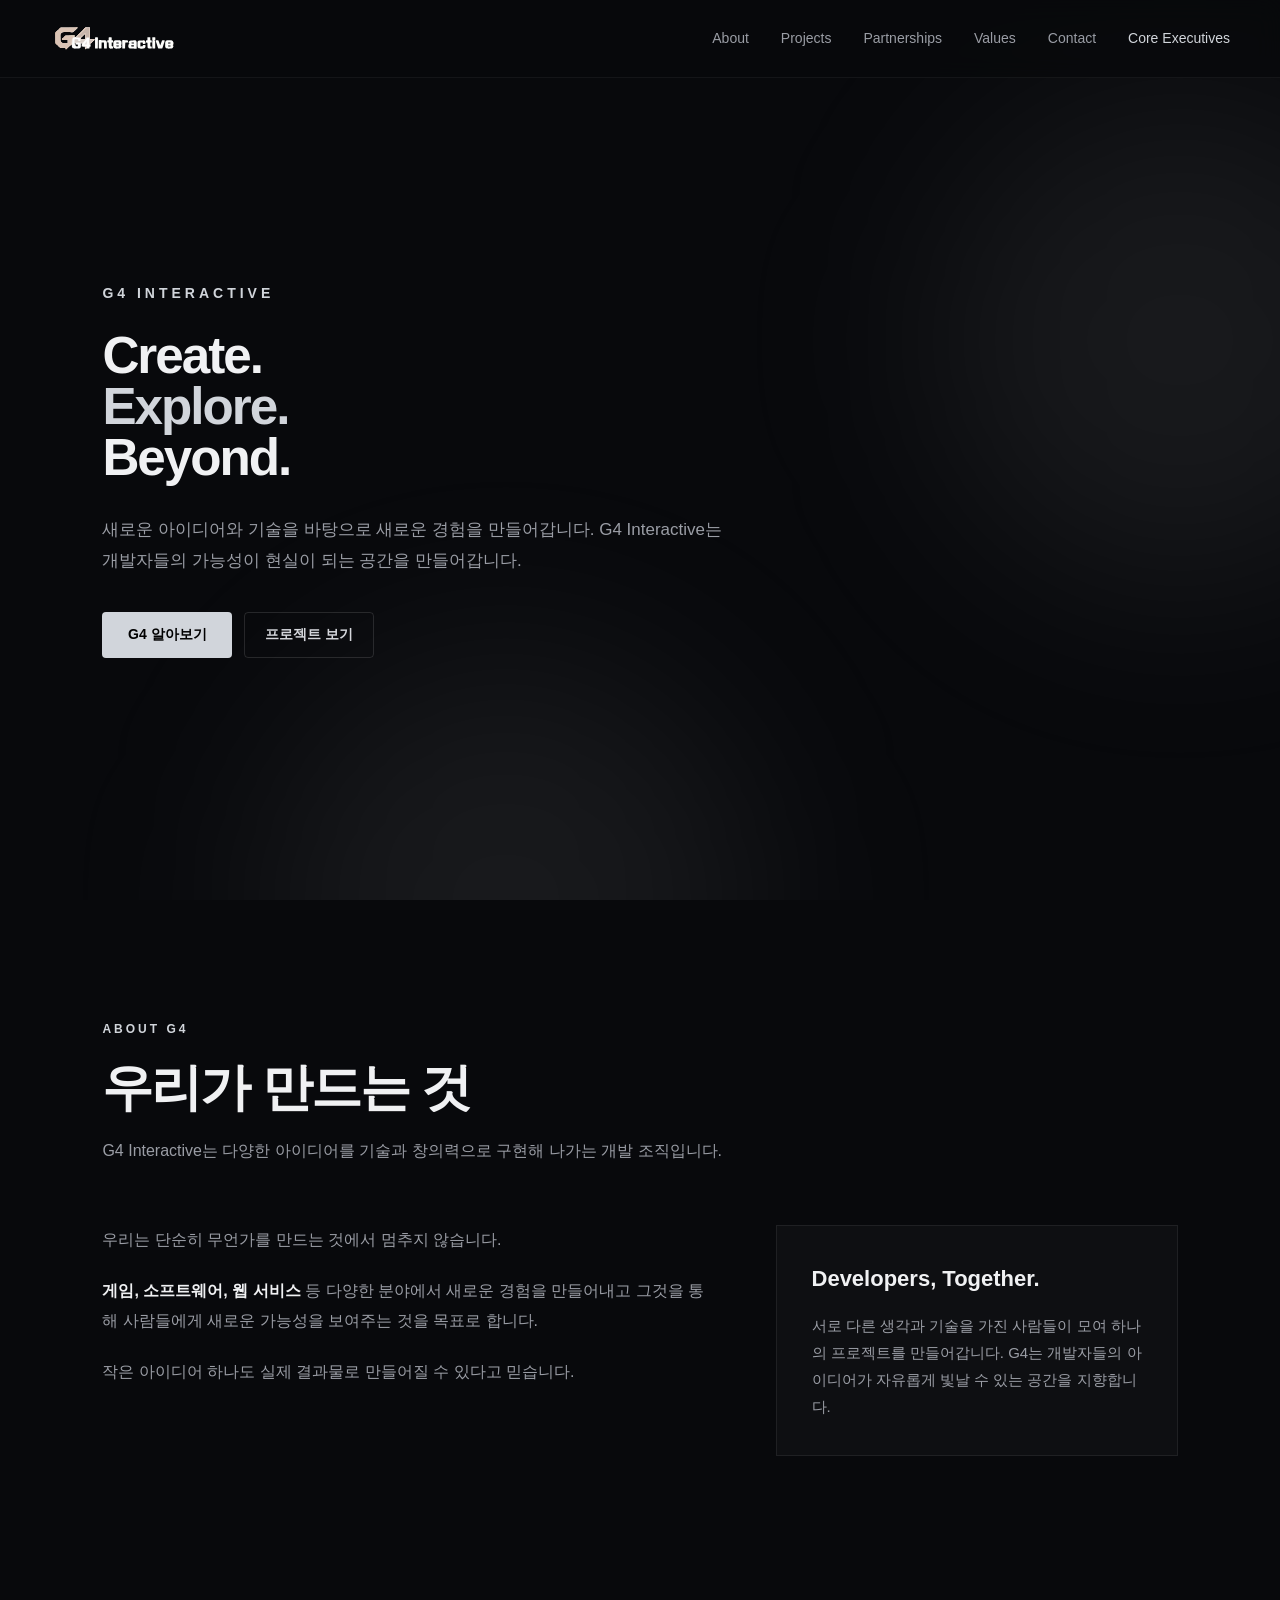
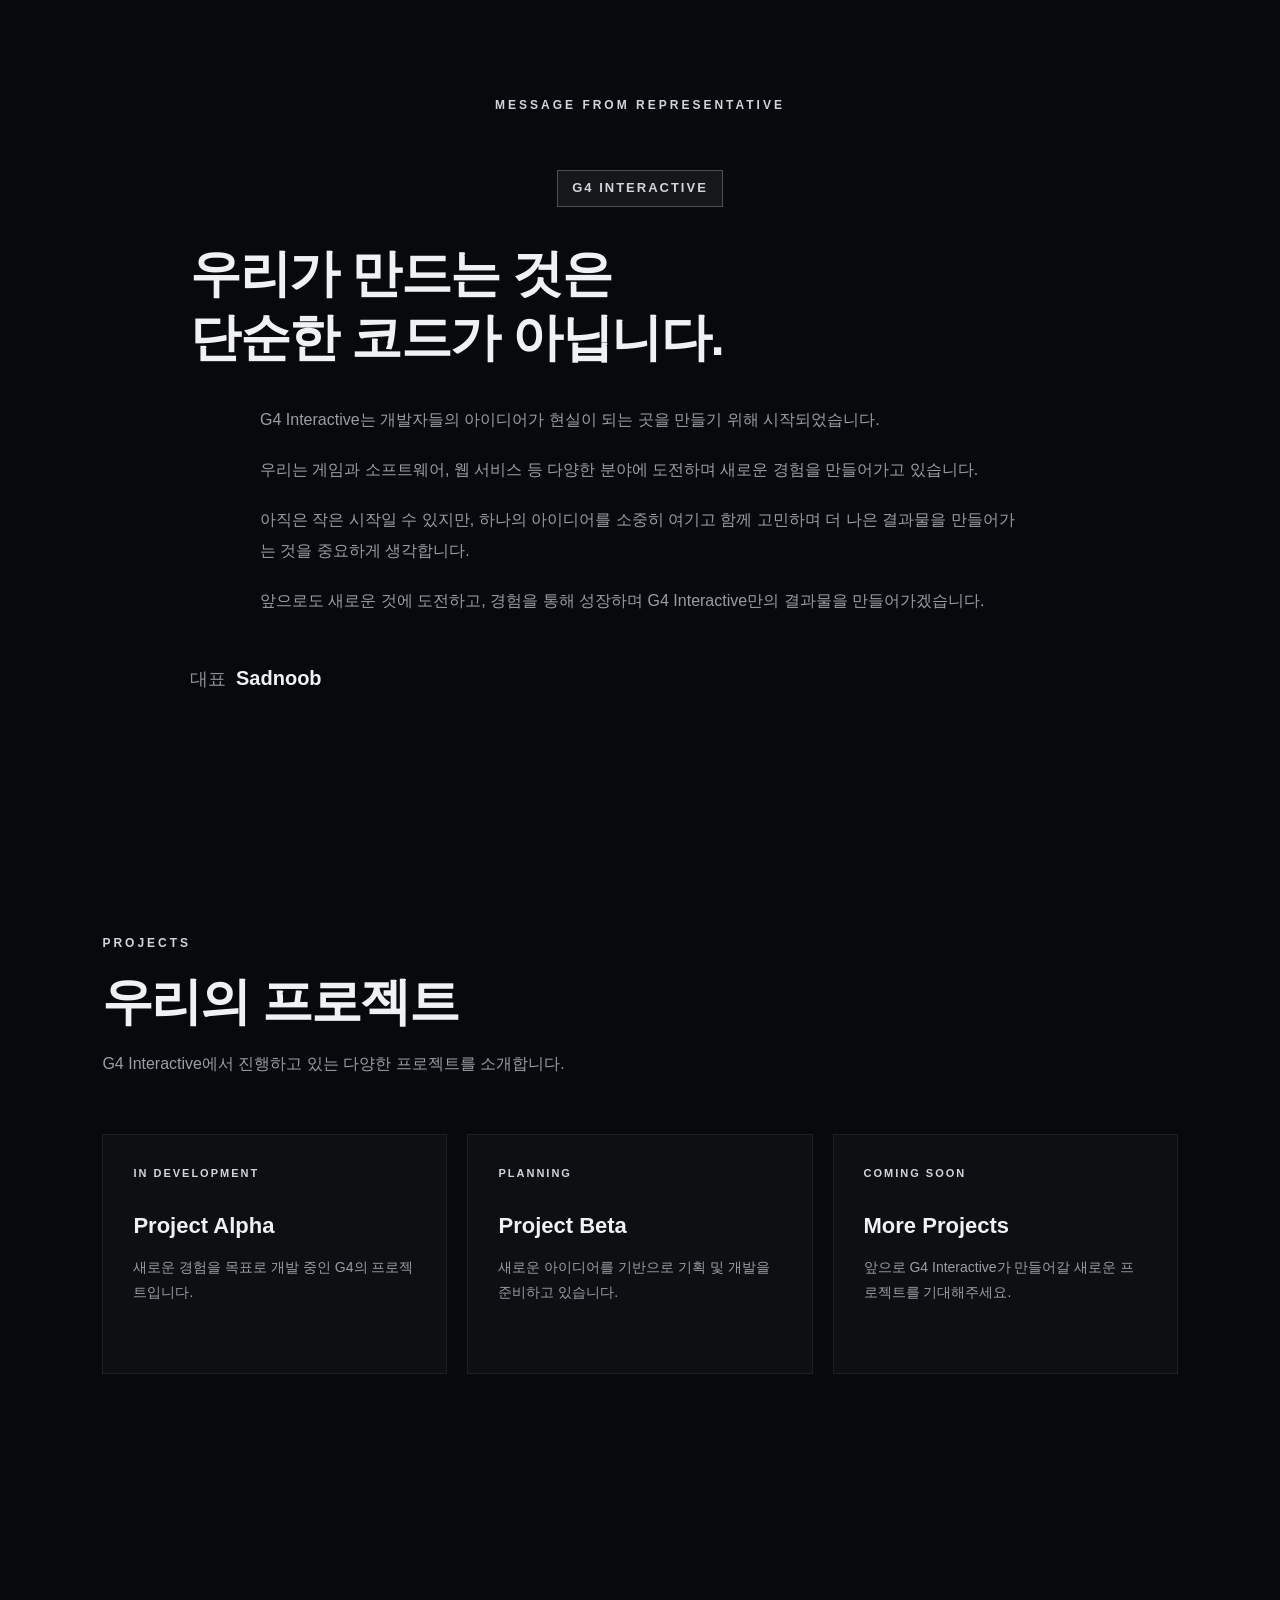
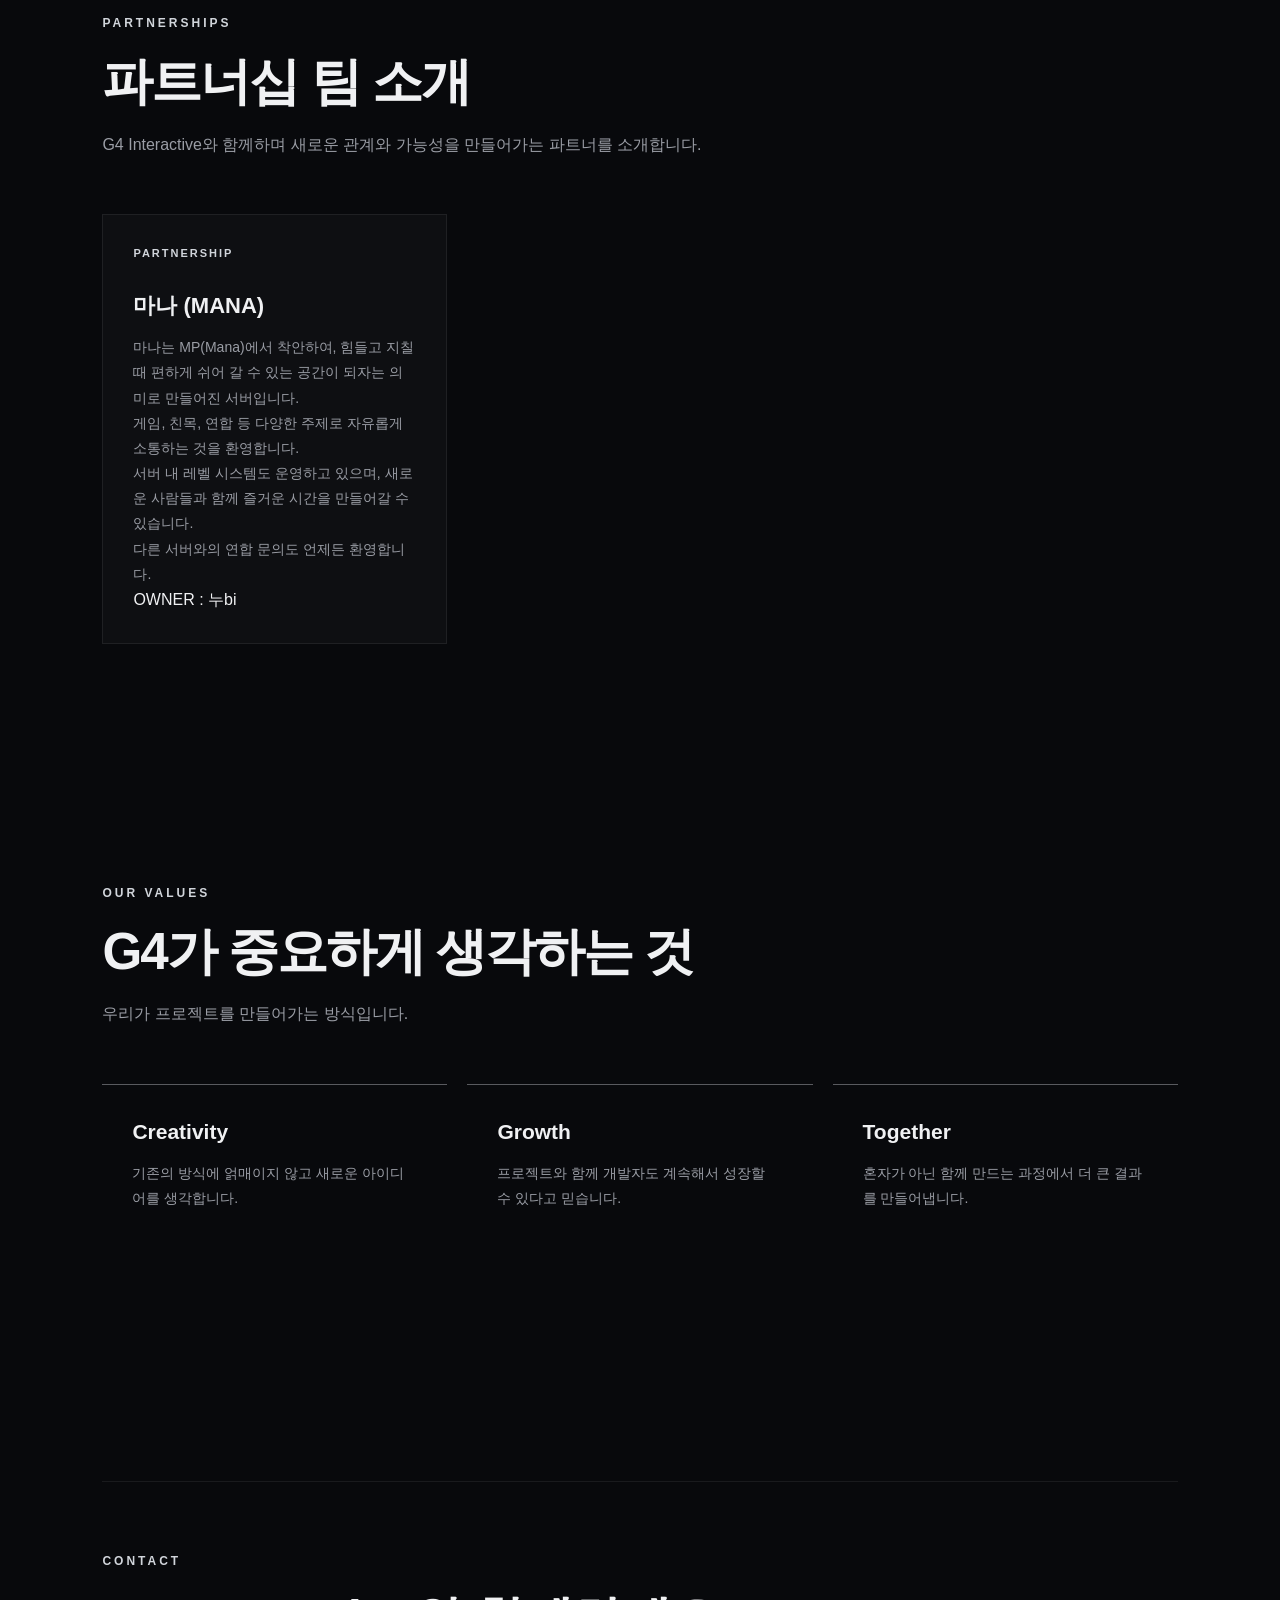
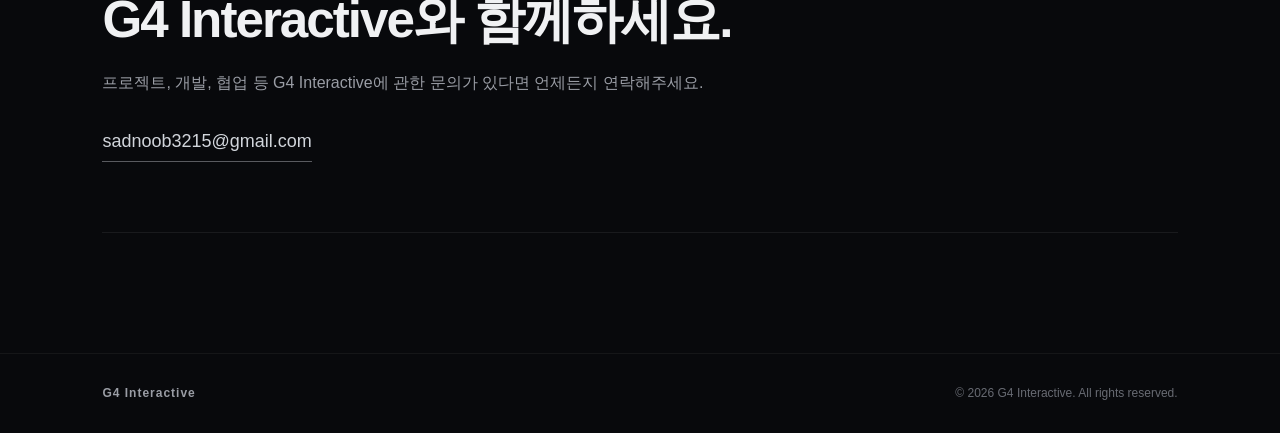
<file: index.html>
<!DOCTYPE html>
<html lang="ko">

<head>
    <meta charset="UTF-8">

    <meta
        name="viewport"
        content="width=device-width, initial-scale=1.0"
    >

    <meta
        name="description"
        content="G4 Interactive - 새로운 경험과 가능성을 만들어가는 개발자들의 공간"
    >

    <meta name="theme-color" content="#08090c">

    <title>G4 Interactive</title>

    <link
        rel="icon"
        type="image/svg+xml"
        href="assets/logo/favicon.svg"
    >

    <link rel="stylesheet" href="css/style.css">
</head>

<body>

    <!-- HEADER -->

    <header class="site-header">

        <a href="index.html" class="logo">
            <img
                src="assets/logo/G4logo.svg"
                alt="G4 Interactive"
            >
        </a>

        <nav class="navigation">

            <a href="#about">
                About
            </a>

            <a href="#projects">
                Projects
            </a>

            <a href="#partnerships">
                Partnerships
            </a>

            <a href="#values">
                Values
            </a>

            <a href="#contact">
                Contact
            </a>

            <a
                href="c-level/index.html"
                class="clevel-nav"
            >
                Core Executives
            </a>

        </nav>

    </header>


    <main>

        <!-- HERO -->

        <section class="hero">

            <div class="hero-glow hero-glow-1"></div>
            <div class="hero-glow hero-glow-2"></div>

            <div class="hero-content">

                <div class="hero-label">
                    G4 INTERACTIVE
                </div>

                <h1 class="hero-title">

                    <span class="title-white">
                        Create.
                    </span>

                    <br>

                    <span class="title-blue">
                        Explore.
                    </span>

                    <br>

                    <span class="title-white">
                        Beyond.
                    </span>

                </h1>

                <p class="hero-description">

                    새로운 아이디어와 기술을 바탕으로
                    새로운 경험을 만들어갑니다.

                    G4 Interactive는 개발자들의 가능성이
                    현실이 되는 공간을 만들어갑니다.

                </p>

                <div class="hero-buttons">

                    <a
                        href="#about"
                        class="button button-primary"
                    >
                        G4 알아보기
                    </a>

                    <a
                        href="#projects"
                        class="button button-secondary"
                    >
                        프로젝트 보기
                    </a>

                </div>

            </div>

        </section>


        <!-- ABOUT -->

        <section
            class="about"
            id="about"
        >

            <div class="section-label">
                ABOUT G4
            </div>

            <h2 class="section-title">
                우리가 만드는 것
            </h2>

            <p class="section-description">

                G4 Interactive는 다양한 아이디어를
                기술과 창의력으로 구현해 나가는
                개발 조직입니다.

            </p>

            <div class="about-grid">

                <div class="about-text">

                    <p>
                        우리는 단순히 무언가를 만드는 것에서
                        멈추지 않습니다.
                    </p>

                    <p>

                        <strong>
                            게임, 소프트웨어, 웹 서비스
                        </strong>

                        등 다양한 분야에서 새로운 경험을
                        만들어내고 그것을 통해 사람들에게
                        새로운 가능성을 보여주는 것을
                        목표로 합니다.

                    </p>

                    <p>
                        작은 아이디어 하나도 실제 결과물로
                        만들어질 수 있다고 믿습니다.
                    </p>

                </div>


                <div class="about-card">

                    <h3>
                        Developers, Together.
                    </h3>

                    <p>

                        서로 다른 생각과 기술을 가진 사람들이
                        모여 하나의 프로젝트를 만들어갑니다.

                        G4는 개발자들의 아이디어가 자유롭게
                        빛날 수 있는 공간을 지향합니다.

                    </p>

                </div>

            </div>

        </section>


        <!-- REPRESENTATIVE -->

        <section class="representative">

            <div class="section-label">
                MESSAGE FROM REPRESENTATIVE
            </div>

            <div class="representative-content">

                <div class="representative-brand">
                    G4 INTERACTIVE
                </div>

                <h2>
                    우리가 만드는 것은<br>
                    단순한 코드가 아닙니다.
                </h2>

                <p>
                    G4 Interactive는 개발자들의 아이디어가
                    현실이 되는 곳을 만들기 위해 시작되었습니다.
                </p>

                <p>
                    우리는 게임과 소프트웨어, 웹 서비스 등
                    다양한 분야에 도전하며 새로운 경험을 만들어가고 있습니다.
                </p>

                <p>
                    아직은 작은 시작일 수 있지만,
                    하나의 아이디어를 소중히 여기고 함께 고민하며
                    더 나은 결과물을 만들어가는 것을 중요하게 생각합니다.
                </p>

                <p>
                    앞으로도 새로운 것에 도전하고,
                    경험을 통해 성장하며 G4 Interactive만의
                    결과물을 만들어가겠습니다.
                </p>

                <div class="representative-signature">
                    대표 <strong>Sadnoob</strong>
                </div>

            </div>

        </section>


        <!-- PROJECTS -->

        <section
            class="projects"
            id="projects"
        >

            <div class="section-label">
                PROJECTS
            </div>

            <h2 class="section-title">
                우리의 프로젝트
            </h2>

            <p class="section-description">

                G4 Interactive에서 진행하고 있는
                다양한 프로젝트를 소개합니다.

            </p>

            <div class="projects-grid">

                <article class="project-card">

                    <span class="project-status">
                        IN DEVELOPMENT
                    </span>

                    <h3>
                        Project Alpha
                    </h3>

                    <p>
                        새로운 경험을 목표로 개발 중인
                        G4의 프로젝트입니다.
                    </p>

                </article>


                <article class="project-card">

                    <span class="project-status">
                        PLANNING
                    </span>

                    <h3>
                        Project Beta
                    </h3>

                    <p>
                        새로운 아이디어를 기반으로
                        기획 및 개발을 준비하고 있습니다.
                    </p>

                </article>


                <article class="project-card">

                    <span class="project-status">
                        COMING SOON
                    </span>

                    <h3>
                        More Projects
                    </h3>

                    <p>
                        앞으로 G4 Interactive가 만들어갈
                        새로운 프로젝트를 기대해주세요.
                    </p>

                </article>

            </div>

        </section>


        <!-- PARTNERSHIPS -->

        <section
            class="projects partnerships"
            id="partnerships"
        >

            <div class="section-label">
                PARTNERSHIPS
            </div>

            <h2 class="section-title">
                파트너십 팀 소개
            </h2>

            <p class="section-description">

                G4 Interactive와 함께하며
                새로운 관계와 가능성을 만들어가는
                파트너를 소개합니다.

            </p>

            <div class="projects-grid">

                <!-- MANA -->

                <article class="project-card partnership-card">

                    <span class="project-status">
                        PARTNERSHIP
                    </span>

                    <h3>
                        마나 (MANA)
                    </h3>

                    <p>
                        마나는 MP(Mana)에서 착안하여,
                        힘들고 지칠 때 편하게 쉬어 갈 수 있는
                        공간이 되자는 의미로 만들어진 서버입니다.
                    </p>

                    <p>
                        게임, 친목, 연합 등 다양한 주제로
                        자유롭게 소통하는 것을 환영합니다.
                    </p>

                    <p>
                        서버 내 레벨 시스템도 운영하고 있으며,
                        새로운 사람들과 함께 즐거운 시간을
                        만들어갈 수 있습니다.
                    </p>

                    <p>
                        다른 서버와의 연합 문의도
                        언제든 환영합니다.
                    </p>

                    <div class="partnership-footer">
                        <span>OWNER</span>
                        <span>: 누bi</span>
                    </div>

                </article>

            </div>

        </section>


        <!-- VALUES -->

        <section
            class="values"
            id="values"
        >

            <div class="section-label">
                OUR VALUES
            </div>

            <h2 class="section-title">
                G4가 중요하게 생각하는 것
            </h2>

            <p class="section-description">
                우리가 프로젝트를 만들어가는 방식입니다.
            </p>

            <div class="values-grid">

                <article class="value">

                    <h3>
                        Creativity
                    </h3>

                    <p>
                        기존의 방식에 얽매이지 않고
                        새로운 아이디어를 생각합니다.
                    </p>

                </article>


                <article class="value">

                    <h3>
                        Growth
                    </h3>

                    <p>
                        프로젝트와 함께 개발자도
                        계속해서 성장할 수 있다고 믿습니다.
                    </p>

                </article>


                <article class="value">

                    <h3>
                        Together
                    </h3>

                    <p>
                        혼자가 아닌 함께 만드는 과정에서
                        더 큰 결과를 만들어냅니다.
                    </p>

                </article>

            </div>

        </section>


        <!-- CONTACT -->

        <section
            class="contact"
            id="contact"
        >

            <div class="contact-content">

                <div class="section-label">
                    CONTACT
                </div>

                <h2 class="section-title">
                    G4 Interactive와 함께하세요.
                </h2>

                <p class="section-description">

                    프로젝트, 개발, 협업 등 G4 Interactive에
                    관한 문의가 있다면 언제든지 연락해주세요.

                </p>

                <a
                    href="mailto:sadnoob3215@gmail.com"
                    class="contact-email"
                >
                    sadnoob3215@gmail.com
                </a>

            </div>

        </section>

    </main>


    <!-- FOOTER -->

    <footer>

        <div class="footer-logo">
            G4 Interactive
        </div>

        <div>
            © 2026 G4 Interactive.
            All rights reserved.
        </div>

    </footer>


    <script src="js/main.js"></script>

</body>

</html>
</file>
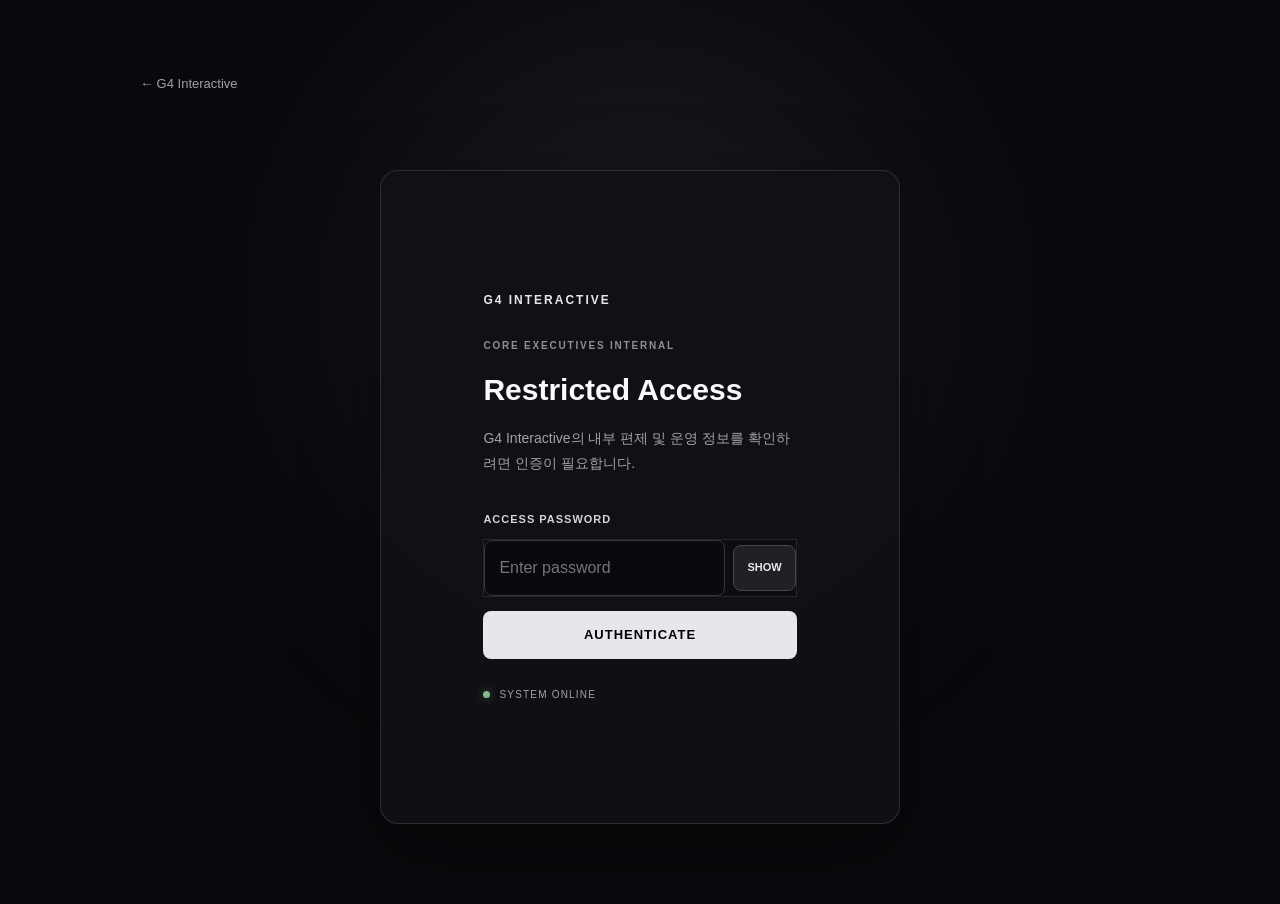
<file: c-level/index.html>
<!DOCTYPE html>
<html lang="ko">

<head>

    <meta charset="UTF-8">

    <meta
        name="viewport"
        content="width=device-width, initial-scale=1.0"
    >

    <meta
        name="theme-color"
        content="#08090c"
    >

    <title>Core Executives | G4 Interactive</title>

    <link
        rel="icon"
        type="image/svg+xml"
        href="../assets/logo/favicon.svg"
    >

    <link
        rel="stylesheet"
        href="../css/style.css"
    >

    <link
        rel="stylesheet"
        href="../css/clevel.css"
    >

</head>


<body class="clevel-page">


    <!-- =========================================
         BACKGROUND
    ========================================== -->

    <div class="clevel-background">

        <div class="clevel-glow"></div>

    </div>



    <!-- =========================================
         ACCESS SCREEN
    ========================================== -->

    <main
        class="clevel-container"
        id="accessScreen"
    >

        <a
            href="../index.html"
            class="clevel-back"
        >
            ← G4 Interactive
        </a>


        <section class="access-card">


            <div class="access-brand">
                G4 INTERACTIVE
            </div>


            <div class="access-label">
                CORE EXECUTIVES INTERNAL
            </div>


            <h1>
                Restricted Access
            </h1>


            <p class="access-description">

                G4 Interactive의 내부 편제 및 운영 정보를
                확인하려면 인증이 필요합니다.

            </p>



            <form id="accessForm">


                <label for="password">
                    ACCESS PASSWORD
                </label>


                <div class="password-wrapper">


                    <input
                        type="password"
                        id="password"
                        placeholder="Enter password"
                        autocomplete="off"
                        required
                    >


                    <button
                        type="button"
                        id="togglePassword"
                        aria-label="비밀번호 표시"
                    >
                        SHOW
                    </button>


                </div>



                <p
                    class="access-error"
                    id="accessError"
                >
                    접근 권한이 없습니다.
                </p>



                <button
                    type="submit"
                    class="access-button"
                >
                    AUTHENTICATE
                </button>


            </form>



            <div class="access-status">

                <span class="status-dot"></span>

                SYSTEM ONLINE

            </div>


        </section>


    </main>



    <!-- =========================================
         C-LEVEL INTERNAL SCREEN
    ========================================== -->

    <main
        class="internal-container hidden"
        id="internalScreen"
    >


        <!-- HEADER -->

        <header class="internal-header">


            <div>

                <div class="internal-label">
                    G4 INTERACTIVE
                </div>


                <h1>
                    C-Level
                </h1>


                <p class="internal-subtitle">
                    Executive Organization & Internal Structure
                </p>

            </div>



            <button
                class="logout-button"
                id="logoutButton"
            >
                LOG OUT
            </button>


        </header>



        <!-- STATUS / INTRO -->

        <section class="internal-welcome">


            <div class="authenticated-status">

                <span class="status-dot"></span>

                AUTHENTICATED

            </div>


            <h2>
                G4 Interactive 편제
            </h2>


            <p>
                G4 Interactive의 핵심운영진, 부서장, 서버 관리자 및
                특수 직책을 관리하는 내부 편제입니다.
            </p>


        </section>



        <!-- =====================================
             01. CORE EXECUTIVES
        ====================================== -->

        <section class="organization-section">

            <div class="organization-heading">

                <div class="organization-heading-left">

                    <span class="organization-number">01</span>

                    <div>
                        <div class="organization-label">
                            CORE EXECUTIVES
                        </div>

                        <h2>
                            핵심운영진
                        </h2>
                    </div>

                </div>

                <span class="organization-count">
                    08 POSITIONS
                </span>

            </div>

            <div class="executive-grid">

                <!-- REPRESENTATIVE -->
                <article class="executive-card executive-primary">
                    <div class="executive-top">
                        <span class="executive-role">REP</span>
                        <span class="member-status assigned">ASSIGNED</span>
                    </div>
                    <h3>대표</h3>
                    <p class="executive-title">Representative</p>
                    <div class="member-line"></div>
                    <p class="member-label">POSITION</p>
                    <p class="member-value">배정됨</p>
                </article>

                <!-- DEPUTY REPRESENTATIVE -->
                <article class="executive-card">
                    <div class="executive-top">
                        <span class="executive-role">DEPUTY REP</span>
                        <span class="member-status assigned">ASSIGNED</span>
                    </div>
                    <h3>부대표</h3>
                    <p class="executive-title">Deputy Representative</p>
                    <div class="member-line"></div>
                    <p class="member-label">POSITION</p>
                    <p class="member-value">배정됨</p>
                </article>

                <!-- CIO -->
                <article class="executive-card">
                    <div class="executive-top">
                        <span class="executive-role">CIO</span>
                        <span class="member-status vacant-status">VACANT</span>
                    </div>
                    <h3>최고정보책임자</h3>
                    <p class="executive-title">Chief Information Officer</p>
                    <div class="member-line"></div>
                    <p class="member-label">STATUS</p>
                    <p class="member-value">공석 · 예정자 없음</p>
                </article>

                <!-- COO -->
                <article class="executive-card">
                    <div class="executive-top">
                        <span class="executive-role">COO</span>
                        <span class="member-status assigned">ASSIGNED</span>
                    </div>
                    <h3>최고운영책임자</h3>
                    <p class="executive-title">Chief Operating Officer</p>
                    <div class="member-line"></div>
                    <p class="member-label">POSITION</p>
                    <p class="member-value">배정됨</p>
                </article>

                <!-- CTO -->
                <article class="executive-card">
                    <div class="executive-top">
                        <span class="executive-role">CTO</span>
                        <span class="member-status assigned">ASSIGNED</span>
                    </div>
                    <h3>최고기술책임자</h3>
                    <p class="executive-title">Chief Technology Officer</p>
                    <div class="member-line"></div>
                    <p class="member-label">POSITION</p>
                    <p class="member-value">배정됨</p>
                </article>

                <!-- CSO -->
                <article class="executive-card">
                    <div class="executive-top">
                        <span class="executive-role">CSO</span>
                        <span class="member-status assigned">ASSIGNED</span>
                    </div>
                    <h3>최고보안책임자</h3>
                    <p class="executive-title">Chief Security Officer</p>
                    <div class="member-line"></div>
                    <p class="member-label">POSITION</p>
                    <p class="member-value">배정됨</p>
                </article>

                <!-- CPO -->
                <article class="executive-card">
                    <div class="executive-top">
                        <span class="executive-role">CPO</span>
                        <span class="member-status vacant-status">VACANT</span>
                    </div>
                    <h3>최고기획책임자</h3>
                    <p class="executive-title">Chief Planning Officer</p>
                    <div class="member-line"></div>
                    <p class="member-label">STATUS</p>
                    <p class="member-value">공석 · 예정자 없음</p>
                </article>

                <!-- CFO -->
                <article class="executive-card">
                    <div class="executive-top">
                        <span class="executive-role">CFO</span>
                        <span class="member-status assigned">ASSIGNED</span>
                    </div>
                    <h3>최고재무책임자</h3>
                    <p class="executive-title">Chief Financial Officer</p>
                    <div class="member-line"></div>
                    <p class="member-label">POSITION</p>
                    <p class="member-value">배정됨</p>
                </article>

            </div>

        </section>

        <!-- =====================================
             02. DEPARTMENT MANAGER
        ====================================== -->

<section class="organization-section">

    <div class="organization-heading">

        <div class="organization-heading-left">

            <span class="organization-number">
                02
            </span>

            <div>
                <div class="organization-label">
                    DEPARTMENT MANAGER
                </div>

                <h2>
                    부서장
                </h2>
            </div>

        </div>

        <span class="organization-count">
            05 POSITIONS
        </span>

    </div>


    <div class="manager-list">


        <!-- SERVER MANAGEMENT -->

        <article class="manager-row">

            <div class="manager-number">
                01
            </div>

            <div class="manager-info">

                <h3>
                    서버 관리과장
                </h3>

                <p>
                    Server Management Department Manager
                </p>

            </div>

            <div class="manager-status assigned">
                ASSIGNED
            </div>

        </article>


        <!-- OPERATIONS -->

        <article class="manager-row vacant">

            <div class="manager-number">
                02
            </div>

            <div class="manager-info">

                <h3>
                    운영과장
                </h3>

                <p>
                    Operations Department Manager
                </p>

            </div>

            <div class="manager-status vacant-status">
                VACANT
            </div>

        </article>


        <!-- PLANNING -->

        <article class="manager-row">

            <div class="manager-number">
                03
            </div>

            <div class="manager-info">

                <h3>
                    기획과장
                </h3>

                <p>
                    Planning Department Manager
                </p>

            </div>

            <div class="manager-status assigned">
                ASSIGNED
            </div>

        </article>


        <!-- SECURITY -->

        <article class="manager-row">

            <div class="manager-number">
                04
            </div>

            <div class="manager-info">

                <h3>
                    보안과장
                </h3>

                <p>
                    Security Department Manager
                </p>

            </div>

            <div class="manager-status assigned">
                ASSIGNED
            </div>

        </article>


        <!-- DEVELOPMENT -->

        <article class="manager-row">

            <div class="manager-number">
                05
            </div>

            <div class="manager-info">

                <h3>
                    개발과장
                </h3>

                <p>
                    Development Department Manager
                </p>

            </div>

            <div class="manager-status assigned">
                ASSIGNED
            </div>

        </article>


    </div>

</section>

        <!-- =====================================
             03. STAFF
        ====================================== -->

        <section class="organization-section">

            <div class="organization-heading">

                <div class="organization-heading-left">

                    <span class="organization-number">03</span>

                    <div>
                        <div class="organization-label">
                            STAFF
                        </div>

                        <h2>
                            서버 관리자
                        </h2>
                    </div>

                </div>

                <span class="organization-count">
                    01 POSITION
                </span>

            </div>

            <div class="manager-list">

                <article class="manager-row">

                    <div class="manager-number">01</div>

                    <div class="manager-info">
                        <h3>Administrator</h3>
                        <p>Server Administrator</p>
                    </div>

                    <div class="manager-status assigned">
                        ASSIGNED
                    </div>

                </article>

            </div>

        </section>

        <!-- =====================================
             04. SPECIAL
        ====================================== -->

        <section class="organization-section">


            <div class="organization-heading">


                <div class="organization-heading-left">


                    <span class="organization-number">04</span>


                    <div>

                        <div class="organization-label">
                            SPECIAL
                        </div>


                        <h2>
                            특수
                        </h2>

                    </div>


                </div>


                <span class="organization-count">
                    03 POSITIONS
                </span>


            </div>



            <div class="special-grid">


                <!-- FOUNDER -->

                <article class="special-card">

                    <span class="special-role">
                        FOUNDER
                    </span>


                    <h3>
                        창업자
                    </h3>


                    <p>
                        Founder
                    </p>


                    <div class="special-status">
                        ACTIVE
                    </div>

                </article>



                <!-- CO-FOUNDER -->

                <article class="special-card">

                    <span class="special-role">
                        CO-FOUNDER
                    </span>


                    <h3>
                        공동창업자
                    </h3>


                    <p>
                        Co-Founder
                    </p>


                    <div class="special-status">
                        ACTIVE
                    </div>

                </article>




                <!-- EVENT MANAGER -->

                <article class="special-card">

                    <span class="special-role">
                        EVENT MANAGER
                    </span>

                    <h3>
                        이벤트 관리자
                    </h3>

                    <p>
                        Event Manager
                    </p>

                    <div class="special-status">
                        ACTIVE
                    </div>

                </article>

            </div>


        </section>



        <!-- FOOTER -->

        <footer class="internal-footer">


            <div>
                G4 INTERACTIVE
            </div>


            <span>
                C-LEVEL INTERNAL AREA
            </span>


        </footer>


    </main>



    <script src="../js/main.js"></script>

</body>

</html>
</file>
<file: css/style.css>
/* =========================
   RESET
========================= */

* {
    margin: 0;
    padding: 0;
    box-sizing: border-box;
}

html {
    scroll-behavior: smooth;
}

body {
    background: #08090c;
    color: #f0f1f3;
    font-family:
        -apple-system,
        BlinkMacSystemFont,
        "Segoe UI",
        Roboto,
        "Noto Sans KR",
        sans-serif;
    line-height: 1.6;
}

a {
    color: inherit;
    text-decoration: none;
}

button,
input {
    font: inherit;
}


/* =========================
   HEADER
========================= */

.site-header {
    position: fixed;
    top: 0;
    left: 0;

    z-index: 1000;

    width: 100%;
    height: 78px;

    display: flex;
    align-items: center;
    justify-content: space-between;

    padding: 0 50px;

    background: rgba(8, 9, 12, 0.8);
    border-bottom: 1px solid rgba(255, 255, 255, 0.05);

    backdrop-filter: blur(12px);
}

.logo {
    display: flex;
    align-items: center;
}

.logo img {
    width: 130px;
    height: auto;
    display: block;
}

.navigation {
    display: flex;
    align-items: center;
    gap: 32px;
}

.navigation a {
    color: #9a9da5;

    font-size: 14px;
    font-weight: 500;

    transition:
        color 0.2s ease,
        transform 0.2s ease;
}

.navigation a:hover {
    color: #f0f1f3;
}

.navigation .clevel-nav {
    color: #d1d5db;
}


/* =========================
   HERO
========================= */

.hero {
    position: relative;

    min-height: 100vh;

    display: flex;
    align-items: center;

    padding: 140px 8vw 100px;

    overflow: hidden;
}

.hero-content {
    position: relative;
    z-index: 2;

    max-width: 1000px;
}

.hero-label {
    margin-bottom: 25px;

    color: #d1d5db;

    font-size: 14px;
    font-weight: 700;

    letter-spacing: 4px;
}

.hero-title {
    font-size: clamp(36px, 4vw, 54px);

    line-height: 1;
    letter-spacing: -2px;

    margin-bottom: 32px;
}

.title-white {
    color: #f0f1f3;
}

.title-blue {
    color: #d1d5db;
}

.hero-description {
    max-width: 620px;

    margin-bottom: 35px;

    color: #9a9da5;

    font-size: 17px;
    line-height: 1.8;
}

.hero-buttons {
    display: flex;
    align-items: center;
    gap: 12px;
}

.button {
    display: inline-flex;
    align-items: center;
    justify-content: center;

    min-width: 130px;
    height: 46px;

    padding: 0 20px;

    border-radius: 4px;

    font-size: 14px;
    font-weight: 600;

    transition:
        transform 0.2s ease,
        background 0.2s ease,
        border-color 0.2s ease;
}

.button:hover {
    transform: translateY(-2px);
}

.button-primary {
    background: #d1d5db;
    color: #000;
}

.button-primary:hover {
    background: #9ca3af;
}

.button-secondary {
    border: 1px solid rgba(255, 255, 255, 0.12);
    color: #d5d7dc;
}

.button-secondary:hover {
    border-color: rgba(209, 213, 219, 0.5);
}

.hero-glow {
    position: absolute;

    width: 500px;
    height: 500px;

    border-radius: 50%;

    background: rgba(209, 213, 219, 0.08);

    filter: blur(100px);

    pointer-events: none;
}

.hero-glow-1 {
    top: 10%;
    right: -150px;
}

.hero-glow-2 {
    bottom: -250px;
    left: 20%;
}


/* =========================
   COMMON SECTIONS
========================= */

section:not(.hero) {
    padding: 120px 8vw;
}

.section-label {
    margin-bottom: 18px;

    color: #d1d5db;

    font-size: 12px;
    font-weight: 700;

    letter-spacing: 3px;
}

.section-title {
    margin-bottom: 18px;

    color: #f0f1f3;

    font-size: clamp(32px, 4vw, 52px);

    line-height: 1.2;
    letter-spacing: -2px;
}

.section-description {
    max-width: 700px;

    color: #9a9da5;

    font-size: 16px;
    line-height: 1.8;
}


/* =========================
   ABOUT
========================= */

.about {
    max-width: 1300px;
    margin: 0 auto;
}

.about-grid {
    display: grid;

    grid-template-columns: 1.2fr 0.8fr;

    gap: 70px;

    margin-top: 60px;
}

.about-text p {
    margin-bottom: 20px;

    color: #9a9da5;

    font-size: 16px;
    line-height: 1.9;
}

.about-text strong {
    color: #f0f1f3;
}

.about-card {
    padding: 35px;

    border: 1px solid rgba(255, 255, 255, 0.07);

    background: rgba(255, 255, 255, 0.025);
}

.about-card h3 {
    margin-bottom: 15px;

    font-size: 22px;
}

.about-card p {
    color: #9a9da5;

    font-size: 15px;
    line-height: 1.8;
}


/* =========================
   REPRESENTATIVE
========================= */

.representative {
    max-width: 1300px;
    margin: 0 auto;
}

/* MESSAGE FROM REPRESENTATIVE */

.representative > .section-label {
    width: 100%;

    text-align: center;

    margin-bottom: 0;
}

/* Representative 전체 내용 */

.representative-content {
    max-width: 900px;

    margin: 55px auto 0;
}

/* G4 INTERACTIVE */

.representative-brand {
    display: block;

    width: fit-content;

    margin: 0 auto 35px;

    padding: 7px 14px;

    border: 1px solid rgba(209, 213, 219, 0.3);

    background: rgba(209, 213, 219, 0.07);

    color: #d1d5db;

    font-size: 13px;
    font-weight: 700;

    letter-spacing: 2px;
}

/* 대표 메시지 제목 */

.representative-content h2 {
    margin-bottom: 35px;

    font-size: clamp(32px, 4vw, 52px);

    line-height: 1.25;

    letter-spacing: -1.5px;
}

/* 대표 메시지 본문 */

.representative-content p {
    max-width: 760px;

    margin: 0 auto 20px;

    color: #9a9da5;

    font-size: 16px;

    line-height: 1.9;
}

/* 대표 서명 */

.representative-signature {
    margin-top: 45px;

    color: #8d9098;

    font-size: 18px;
}

.representative-signature strong {
    margin-left: 5px;

    color: #f0f1f3;

    font-size: 20px;
}


/* =========================
   PROJECTS
========================= */

.projects {
    max-width: 1300px;
    margin: 0 auto;
}

.projects-grid {
    display: grid;

    grid-template-columns: repeat(3, 1fr);

    gap: 20px;

    margin-top: 55px;
}

.project-card {
    min-height: 240px;

    padding: 30px;

    border: 1px solid rgba(255, 255, 255, 0.07);

    background: rgba(255, 255, 255, 0.025);

    transition:
        transform 0.2s ease,
        border-color 0.2s ease;
}

.project-card:hover {
    transform: translateY(-5px);

    border-color: rgba(209, 213, 219, 0.3);
}

.project-status {
    display: block;

    margin-bottom: 25px;

    color: #d1d5db;

    font-size: 11px;
    font-weight: 700;

    letter-spacing: 2px;
}

.project-card h3 {
    margin-bottom: 12px;

    font-size: 22px;
}

.project-card p {
    color: #9a9da5;

    font-size: 14px;
    line-height: 1.8;
}


/* =========================
   VALUES
========================= */

.values {
    max-width: 1300px;
    margin: 0 auto;
}

.values-grid {
    display: grid;

    grid-template-columns: repeat(3, 1fr);

    gap: 20px;

    margin-top: 55px;
}

.value {
    padding: 30px;

    border-top: 1px solid rgba(209, 213, 219, 0.4);
}

.value h3 {
    margin-bottom: 12px;

    font-size: 21px;
}

.value p {
    color: #9a9da5;

    font-size: 14px;
    line-height: 1.8;
}


/* =========================
   CONTACT
========================= */

.contact {
    max-width: 1300px;
    margin: 0 auto;
}

.contact-content {
    padding: 70px 0;

    border-top: 1px solid rgba(255, 255, 255, 0.07);
    border-bottom: 1px solid rgba(255, 255, 255, 0.07);
}

.contact-email {
    display: inline-block;

    margin-top: 30px;

    color: #d1d5db;

    font-size: 18px;

    border-bottom: 1px solid rgba(209, 213, 219, 0.4);

    padding-bottom: 5px;
}


/* =========================
   FOOTER
========================= */

footer {
    display: flex;

    justify-content: space-between;
    align-items: center;

    padding: 30px 8vw;

    border-top: 1px solid rgba(255, 255, 255, 0.05);

    color: #686b73;

    font-size: 12px;
}

.footer-logo {
    color: #9a9da5;

    font-weight: 700;

    letter-spacing: 1px;
}


/* ==================================================
   C-LEVEL
================================================== */

.clevel-page {
    min-height: 100vh;
    background: #08090c;
}

.clevel-background {
    position: fixed;
    inset: 0;

    overflow: hidden;

    pointer-events: none;
}

.clevel-glow {
    position: absolute;

    top: 10%;
    left: 50%;

    width: 500px;
    height: 500px;

    transform: translateX(-50%);

    border-radius: 50%;

    background: rgba(209, 213, 219, 0.08);

    filter: blur(100px);
}

.clevel-container {
    position: relative;
    z-index: 2;

    width: min(1000px, calc(100% - 40px));

    margin: 0 auto;

    padding: 120px 0 80px;
}

.clevel-back {
    display: inline-block;

    margin-bottom: 30px;

    color: #8d9098;

    font-size: 14px;
}

.clevel-back:hover {
    color: #d1d5db;
}


/* =========================
   ACCESS
========================= */

.access-card {
    max-width: 520px;

    margin: 80px auto 0;

    padding: 45px;

    border: 1px solid rgba(255, 255, 255, 0.08);

    background: rgba(255, 255, 255, 0.025);
}

.access-brand {
    margin-bottom: 10px;

    color: #d1d5db;

    font-size: 12px;
    font-weight: 700;

    letter-spacing: 3px;
}

.access-label {
    margin-bottom: 12px;

    color: #686b73;

    font-size: 11px;
    font-weight: 700;

    letter-spacing: 2px;
}

.access-card h1 {
    margin-bottom: 12px;

    font-size: 34px;
}

.access-description {
    margin-bottom: 35px;

    color: #9a9da5;

    font-size: 14px;
    line-height: 1.8;
}

.access-card label {
    display: block;

    margin-bottom: 10px;

    color: #8d9098;

    font-size: 11px;
    font-weight: 700;

    letter-spacing: 2px;
}

.password-wrapper {
    display: flex;

    border: 1px solid rgba(255, 255, 255, 0.1);

    background: rgba(0, 0, 0, 0.2);
}

.password-wrapper input {
    width: 100%;

    padding: 15px;

    border: none;
    outline: none;

    background: transparent;

    color: #f0f1f3;
}

.password-wrapper button {
    padding: 0 15px;

    border: none;

    background: transparent;

    color: #d1d5db;

    font-size: 11px;
    font-weight: 700;

    cursor: pointer;
}

.access-error {
    height: 0;

    margin: 0;

    overflow: hidden;

    color: #f87171;

    font-size: 13px;

    opacity: 0;

    transition: all 0.2s ease;
}

.access-error.show {
    height: 35px;

    padding-top: 10px;

    opacity: 1;
}

.access-button {
    width: 100%;

    height: 48px;

    margin-top: 20px;

    border: none;

    background: #d1d5db;

    color: #fff;

    font-size: 13px;
    font-weight: 700;

    letter-spacing: 1px;

    cursor: pointer;

    transition: background 0.2s ease;
}

.access-button:hover {
    background: #9ca3af;
}

.access-status {
    display: flex;
    align-items: center;
    gap: 8px;

    margin-top: 25px;

    color: #686b73;

    font-size: 11px;
    letter-spacing: 1px;
}

.status-dot {
    width: 6px;
    height: 6px;

    border-radius: 50%;

    background: #4ade80;
}


/* =========================
   INTERNAL
========================= */

.internal-container {
    position: relative;
    z-index: 2;

    width: min(1100px, calc(100% - 40px));

    margin: 0 auto;

    padding: 100px 0 60px;
}

.internal-header {
    display: flex;

    justify-content: space-between;
    align-items: flex-end;

    padding-bottom: 30px;

    border-bottom: 1px solid rgba(255, 255, 255, 0.07);
}

.internal-label {
    margin-bottom: 5px;

    color: #d1d5db;

    font-size: 11px;
    font-weight: 700;

    letter-spacing: 3px;
}

.internal-header h1 {
    font-size: 42px;
}

.logout-button {
    padding: 10px 16px;

    border: 1px solid rgba(255, 255, 255, 0.1);

    background: transparent;

    color: #9a9da5;

    font-size: 11px;
    font-weight: 700;

    cursor: pointer;
}

.logout-button:hover {
    color: #f0f1f3;
}

.internal-welcome {
    padding: 50px 0;
}

.internal-welcome span {
    color: #4ade80;

    font-size: 11px;
    font-weight: 700;

    letter-spacing: 2px;
}

.internal-welcome h2 {
    margin: 10px 0;

    font-size: 30px;
}

.internal-welcome p {
    color: #9a9da5;
}

.internal-section {
    margin-top: 50px;
}

.internal-section-label {
    margin-bottom: 20px;

    color: #686b73;

    font-size: 11px;
    font-weight: 700;

    letter-spacing: 2px;
}

.executive-grid {
    display: grid;

    grid-template-columns: repeat(3, 1fr);

    gap: 15px;
}

.executive-card {
    padding: 25px;

    border: 1px solid rgba(255, 255, 255, 0.07);

    background: rgba(255, 255, 255, 0.025);
}

.executive-role {
    color: #d1d5db;

    font-size: 10px;
    font-weight: 700;

    letter-spacing: 1.5px;
}

.executive-card h3 {
    margin: 10px 0 5px;

    font-size: 18px;
}

.executive-card p {
    color: #777a82;

    font-size: 13px;
}

.department-list {
    display: grid;

    grid-template-columns: repeat(2, 1fr);

    gap: 10px;
}

.department {
    display: flex;
    align-items: center;
    gap: 15px;

    padding: 20px;

    border: 1px solid rgba(255, 255, 255, 0.06);

    color: #d5d7dc;
}

.department span {
    color: #d1d5db;

    font-size: 11px;
}

.internal-footer {
    margin-top: 80px;
    padding-top: 25px;

    border-top: 1px solid rgba(255, 255, 255, 0.06);

    color: #555861;

    font-size: 11px;
}

.hidden {
    display: none !important;
}


/* =========================
   MOBILE
========================= */

@media (max-width: 768px) {

    .site-header {
        height: 68px;

        padding: 0 20px;
    }

    .logo img {
        width: 105px;
    }

    .navigation {
        gap: 14px;
    }

    .navigation a {
        font-size: 12px;
    }

    .navigation a:nth-child(1),
    .navigation a:nth-child(2),
    .navigation a:nth-child(3),
    .navigation a:nth-child(4) {
        display: none;
    }

    .hero {
        padding: 120px 25px 80px;
    }

    .hero-title {
        font-size: 42px;
        letter-spacing: -2px;
    }

    .hero-description {
        font-size: 15px;
    }

    section:not(.hero) {
        padding: 80px 25px;
    }

    .about-grid {
        grid-template-columns: 1fr;
        gap: 35px;
    }

    .projects-grid,
    .values-grid {
        grid-template-columns: 1fr;
    }

    .representative-content h2 {
        font-size: 34px;
    }

    .representative-content p {
        font-size: 15px;
    }

    footer {
        flex-direction: column;
        align-items: flex-start;
        gap: 10px;

        padding: 25px;
    }

    .access-card {
        margin-top: 40px;

        padding: 30px 25px;
    }

    .internal-header {
        align-items: flex-start;
    }

    .internal-header h1 {
        font-size: 34px;
    }

    .executive-grid {
        grid-template-columns: 1fr;
    }

    .department-list {
        grid-template-columns: 1fr;
    }
}
</file>
<file: css/clevel.css>
/* ==================================================
   G4 INTERACTIVE - C-LEVEL INTERNAL PAGE
   Dark / Gray theme
================================================== */

* {
    box-sizing: border-box;
}

.clevel-page {
    min-height: 100vh;
    margin: 0;
    background: #08090c;
    color: #f0f1f3;
    font-family: Arial, "Noto Sans KR", sans-serif;
}

.clevel-background {
    position: fixed;
    inset: 0;
    z-index: 0;
    overflow: hidden;
    pointer-events: none;
}

.clevel-glow {
    position: absolute;
    top: 0;
    right: -180px;
    width: 600px;
    height: 600px;
    border-radius: 50%;
    background: rgba(209, 213, 219, 0.07);
    filter: blur(120px);
}

.clevel-container,
.internal-container {
    position: relative;
    z-index: 2;
    width: min(1000px, calc(100% - 40px));
    margin: 0 auto;
    padding: 70px 0 80px;
}

.hidden {
    display: none !important;
}

.clevel-back {
    display: inline-block;
    margin-bottom: 35px;
    color: #a1a1aa;
    font-size: 13px;
    text-decoration: none;
    transition: color 0.2s ease;
}

.clevel-back:hover {
    color: #ffffff;
}

/* ACCESS SCREEN */
.access-card {
    width: min(520px, 100%);
    margin: 40px auto 0;
    padding: 45px;
    border: 1px solid rgba(255,255,255,0.12);
    border-radius: 18px;
    background: rgba(17,18,22,0.94);
    box-shadow: 0 24px 80px rgba(0,0,0,0.35);
}

.access-brand,
.internal-label {
    color: #e5e7eb;
    font-size: 12px;
    font-weight: 800;
    letter-spacing: 2px;
}

.access-label {
    margin-top: 28px;
    color: #8d9098;
    font-size: 10px;
    letter-spacing: 1.8px;
}

.access-card h1 {
    margin: 12px 0;
    font-size: 30px;
    color: #f8fafc;
}

.access-description {
    color: #a1a1aa;
    font-size: 14px;
    line-height: 1.8;
}

#accessForm {
    margin-top: 30px;
}

#accessForm label {
    display: block;
    margin-bottom: 10px;
    color: #d4d4d8;
    font-size: 11px;
    letter-spacing: 1px;
}

.password-wrapper {
    display: flex;
    align-items: center;
    gap: 8px;
}

.password-wrapper input {
    min-width: 0;
    flex: 1;
    padding: 14px;
    border: 1px solid #35363d;
    border-radius: 8px;
    outline: none;
    background: #090a0d;
    color: #f4f4f5;
}

.password-wrapper input:focus {
    border-color: #a1a1aa;
}

.password-wrapper button {
    padding: 13px;
    border: 1px solid #45464d;
    border-radius: 8px;
    background: #202127;
    color: #e5e7eb;
    cursor: pointer;
}

.access-error {
    display: none;
    color: #f87171;
    font-size: 12px;
}

.access-button {
    width: 100%;
    margin-top: 14px;
    padding: 14px;
    border: 0;
    border-radius: 8px;
    background: #e5e7eb;
    color: #000000;
    font-weight: 800;
    letter-spacing: 1px;
    cursor: pointer;
    transition: background 0.2s ease;
}

.access-button:hover {
    background: #ffffff;
}

.access-status,
.authenticated-status {
    display: flex;
    align-items: center;
    gap: 9px;
    color: #a1a1aa;
    font-size: 10px;
    letter-spacing: 1.2px;
}

.access-status {
    margin-top: 28px;
}

.status-dot {
    width: 7px;
    height: 7px;
    flex: 0 0 7px;
    border-radius: 50%;
    background: #86b98a;
    box-shadow: 0 0 10px rgba(134,185,138,0.45);
}

/* INTERNAL HEADER */
.internal-header {
    display: flex;
    align-items: flex-end;
    justify-content: space-between;
    gap: 24px;
    padding-bottom: 30px;
    border-bottom: 1px solid rgba(255,255,255,0.12);
}

.internal-header h1 {
    margin: 12px 0 5px;
    color: #f8fafc;
    font-size: clamp(32px, 5vw, 46px);
}

.internal-subtitle {
    margin: 0;
    color: #92949d;
    font-size: 13px;
}

.logout-button {
    padding: 10px 15px;
    border: 1px solid #45464d;
    border-radius: 7px;
    background: #15161b;
    color: #d4d4d8;
    font-size: 11px;
    letter-spacing: 1px;
    cursor: pointer;
}

.logout-button:hover {
    background: #24252b;
    color: #ffffff;
}

.internal-welcome {
    margin: 28px 0 38px;
    padding: 24px;
    border: 1px solid rgba(255,255,255,0.10);
    border-radius: 12px;
    background: rgba(255,255,255,0.025);
}

.internal-welcome h2 {
    margin: 18px 0 8px;
    color: #f4f4f5;
    font-size: 21px;
}

.internal-welcome p {
    margin: 0;
    color: #a1a1aa;
    font-size: 13px;
    line-height: 1.8;
}

/* ORGANIZATION SECTION */
.organization-section {
    margin-top: 42px;
}

.organization-heading {
    display: flex;
    align-items: center;
    justify-content: space-between;
    gap: 18px;
    margin-bottom: 18px;
}

.organization-heading-left {
    display: flex;
    align-items: center;
    gap: 14px;
}

.organization-number {
    display: grid;
    width: 38px;
    height: 38px;
    place-items: center;
    border: 1px solid #44464e;
    border-radius: 9px;
    background: #15161b;
    color: #e5e7eb;
    font-size: 12px;
    font-weight: 800;
}

.organization-label {
    color: #92949d;
    font-size: 10px;
    letter-spacing: 1.8px;
}

.organization-heading h2 {
    margin: 5px 0 0;
    color: #f4f4f5;
    font-size: 20px;
}

.organization-count {
    color: #8f929b;
    font-size: 10px;
    letter-spacing: 1px;
    white-space: nowrap;
}

/* CORE EXECUTIVES */
.executive-grid {
    display: grid;
    grid-template-columns: repeat(3, minmax(0, 1fr));
    gap: 14px;
}

.executive-card,
.special-card {
    min-width: 0;
    padding: 21px;
    border: 1px solid rgba(255,255,255,0.12);
    border-radius: 12px;
    background: linear-gradient(145deg, #15161b, #0e0f13);
    transition: border-color 0.2s ease, transform 0.2s ease;
}

.executive-card:hover,
.special-card:hover,
.manager-row:hover {
    border-color: rgba(229,231,235,0.42);
    transform: translateY(-2px);
}

.executive-primary {
    border-color: rgba(229,231,235,0.35);
    background: linear-gradient(145deg, #202127, #111216);
}

.executive-top {
    display: flex;
    align-items: center;
    justify-content: space-between;
    gap: 8px;
}

.executive-role,
.special-role {
    color: #d4d4d8;
    font-size: 10px;
    font-weight: 800;
    letter-spacing: 1.2px;
}

.member-status,
.manager-status {
    display: inline-flex;
    align-items: center;
    justify-content: center;
    padding: 6px 9px;
    border-radius: 5px;
    font-size: 9px;
    font-weight: 800;
    letter-spacing: 0.7px;
    white-space: nowrap;
}

.assigned {
    border: 1px solid rgba(134,185,138,0.25);
    background: rgba(134,185,138,0.10);
    color: #9bc99f;
}

.vacant-status,
.manager-row.vacant .manager-status {
    border: 1px solid rgba(239,180,120,0.25);
    background: rgba(239,180,120,0.09);
    color: #e7b887;
}

.executive-card h3,
.special-card h3 {
    margin: 20px 0 5px;
    color: #f4f4f5;
    font-size: 17px;
    line-height: 1.45;
    word-break: keep-all;
}

.executive-title,
.special-card p {
    margin: 0;
    color: #92949d;
    font-size: 11px;
    line-height: 1.6;
    overflow-wrap: anywhere;
}

.member-line {
    height: 1px;
    margin: 18px 0 13px;
    background: rgba(255,255,255,0.10);
}

.member-label {
    margin: 0 0 6px;
    color: #777a84;
    font-size: 9px;
    letter-spacing: 1.2px;
}

.member-value {
    margin: 0;
    color: #d4d4d8;
    font-size: 12px;
}

/* DEPARTMENT MANAGERS + STAFF: EACH ITEM IS A CARD */
.manager-list {
    display: grid;
    grid-template-columns: repeat(2, minmax(0, 1fr));
    gap: 12px;
}

.manager-row {
    display: flex;
    align-items: center;
    gap: 15px;
    min-width: 0;
    min-height: 105px;
    padding: 18px;
    border: 1px solid rgba(255,255,255,0.12);
    border-radius: 12px;
    background: linear-gradient(145deg, #15161b, #0e0f13);
    transition: border-color 0.2s ease, transform 0.2s ease;
}

.manager-number {
    display: grid;
    width: 36px;
    height: 36px;
    flex: 0 0 36px;
    place-items: center;
    border: 1px solid #41434b;
    border-radius: 8px;
    background: #202127;
    color: #d4d4d8;
    font-size: 11px;
    font-weight: 800;
}

.manager-info {
    min-width: 0;
    flex: 1;
}

.manager-info h3 {
    margin: 0 0 6px;
    color: #f4f4f5;
    font-size: 14px;
    line-height: 1.45;
    word-break: keep-all;
}

.manager-info p {
    margin: 0;
    color: #92949d;
    font-size: 10px;
    line-height: 1.5;
    overflow-wrap: anywhere;
}

.manager-status {
    flex: 0 0 auto;
}

/* SPECIAL POSITIONS */
.special-grid {
    display: grid;
    grid-template-columns: repeat(3, minmax(0, 1fr));
    gap: 14px;
}

.special-card {
    min-height: 175px;
}

.special-card h3 {
    margin-top: 23px;
}

.special-status {
    display: inline-flex;
    margin-top: 18px;
    padding: 6px 9px;
    border: 1px solid rgba(134,185,138,0.25);
    border-radius: 5px;
    background: rgba(134,185,138,0.10);
    color: #9bc99f;
    font-size: 9px;
    font-weight: 800;
    letter-spacing: 1px;
}

/* FOOTER */
.internal-footer {
    display: flex;
    justify-content: space-between;
    gap: 15px;
    margin-top: 55px;
    padding-top: 22px;
    border-top: 1px solid rgba(255,255,255,0.10);
    color: #92949d;
    font-size: 10px;
    letter-spacing: 1.2px;
}

/* RESPONSIVE */
@media (max-width: 760px) {
    .executive-grid {
        grid-template-columns: repeat(2, minmax(0, 1fr));
    }

    .special-grid {
        grid-template-columns: repeat(2, minmax(0, 1fr));
    }

    .internal-header {
        align-items: flex-start;
    }
}

@media (max-width: 520px) {
    .clevel-container,
    .internal-container {
        width: min(100% - 28px, 1000px);
        padding-top: 35px;
    }

    .access-card {
        padding: 28px 22px;
    }

    .executive-grid,
    .manager-list,
    .special-grid {
        grid-template-columns: 1fr;
    }

    .organization-heading {
        align-items: flex-start;
    }

    .manager-row {
        gap: 11px;
        padding: 15px;
    }

    .internal-footer {
        flex-direction: column;
    }
}
</file>
